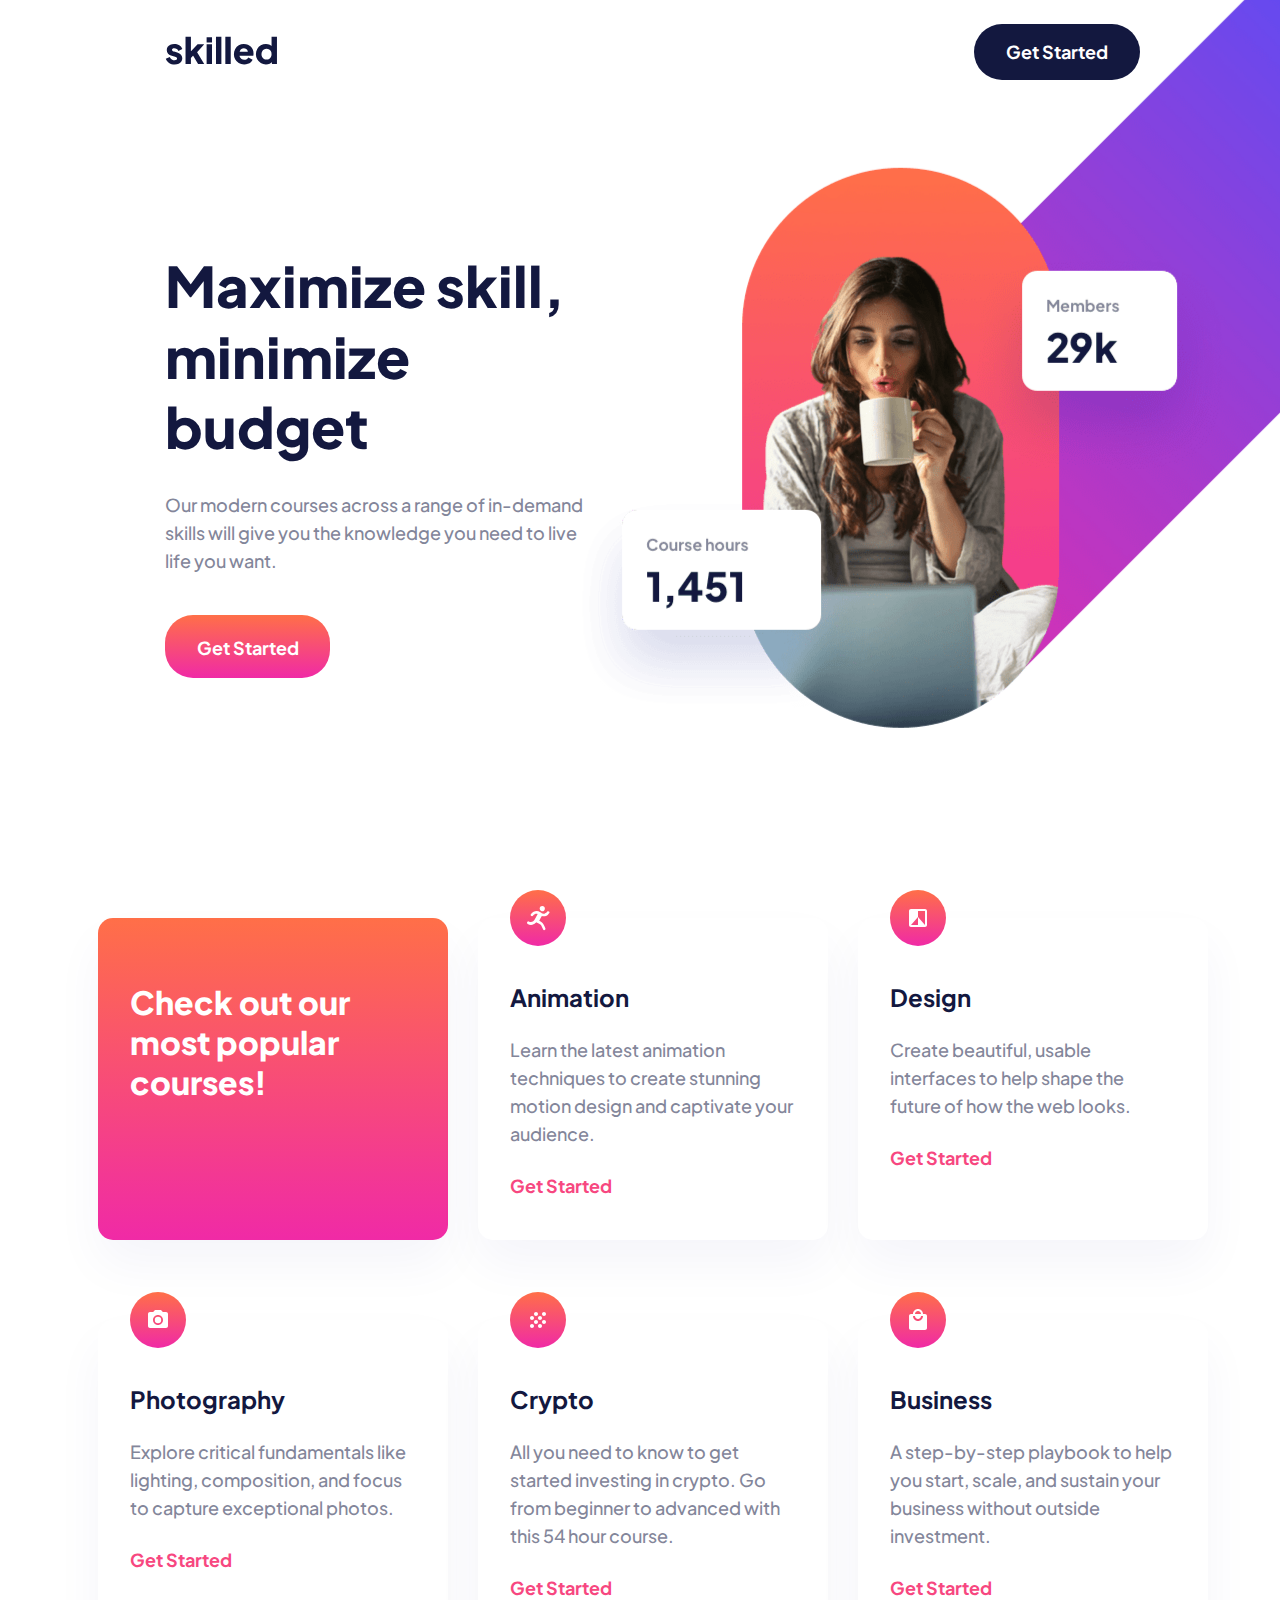
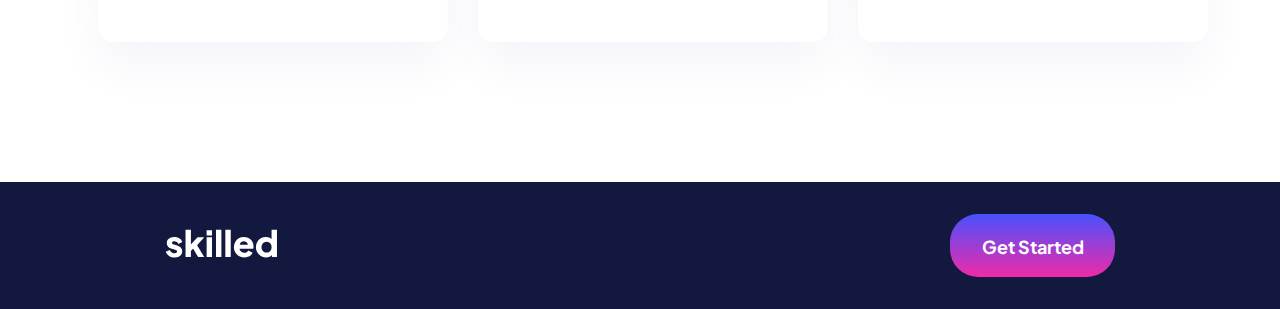
<file: index.html>
<!DOCTYPE html>
<html lang="en">
  <head>
    <meta charset="UTF-8" />
    <meta name="viewport" content="width=device-width, initial-scale=1.0" />
    <link rel="stylesheet" href="./style/style.css" />
    <link href="https://fonts.googleapis.com/css2?family=Plus+Jakarta+Sans:wght@500;700;800&display=swap" rel="stylesheet">
    <link rel="icon" type="image/png" sizes="32x32" href="./assets/favicon-32x32.png"/>
     <title>Skilled e-learning landing page</title>
  </head>
  <body>

    <header>
      <div class="container">
        <div class="text1">
          <a href="#"><img src="./assets/logo-dark.svg" /></a>
          <a href="#" class="button button-blue">Get Started</a>
        </div>
      </div>
    </header>

    <section class="main-header">
      <div class="container">
        <div class="text2">
          <h1>Maximize skill,<br>minimize budget</h1>
          <p class="paragraph">
            Our modern courses across a range of in-demand<br> skills will give you
            the knowledge you need to live<br> life you want.
          </p>
          <a href="#" class="button button-gradient">Get Started</a>
        </div>
        <div class="mobile-img"><img src="./assets/image-hero-mobile.png" alt="picture of girl"/></div>
      </div>
    </section>

    <section class="courses">
      <div class="container">
        <div class="info">
          <div class="description">
                 <h3>Check out our most popular courses!</h3>
          </div>

          <div class="description"> 
              <img src="./assets/icon-animation.svg" alt="animation">
              <h4>Animation</h4>
              <p class="paragraph">Learn the latest animation techniques to create stunning motion design and captivate your audience.</p>
              <a href="#" class="card-link">Get Started</a>
          </div>

          <div class="description">
              <img src="./assets/icon-design.svg" alt="design">
              <h4>Design</h4>
              <p class="paragraph">Create beautiful, usable interfaces to help shape the future of how the web looks.</p>
              <a href="#" class="card-link">Get Started</a>
          </div>

          <div class="description">
              <img src="./assets/icon-photography.svg" alt="Photography">
              <h4>Photography</h4>
              <p class="paragraph">Explore critical fundamentals like lighting, composition, and focus to capture exceptional photos.</p>
              <a href="#" class="card-link">Get Started</a>
          </div>

          <div class="description">
              <img src="./assets/icon-crypto.svg" alt="Crypto">
              <h4>Crypto</h4>
              <p class="paragraph">All you need to know to get started investing in crypto. Go from beginner to advanced with this 54 hour course.</p>
              <a href="#" class="card-link">Get Started</a>
          </div>

          <div class="description">
              <img src="./assets/icon-business.svg" alt="business">
              <h4>Business</h4>
              <p class="paragraph">A step-by-step playbook to help you start, scale, and sustain your business without outside investment.</p>
              <a href="#" class="card-link" >Get Started</a>
          </div>
        </div>
      </div>
    </section>

    <footer>
      <a href="#"><img src="./assets/logo-light.svg" alt="logo"></a>
      <a href="#" class="button button-purple">Get Started</a>
    </footer>

  </body>
</html>
</file>
<file: style/style.css>
:root {
  --Light-purple: #666ca3;
  --dark-blue: #13183f;
  --gray: #83869a;
  --pink: #f74780;
  --light-pink: #ffa7c3;
  --white: #ffffff;
  --gradient-pink: linear-gradient(180deg, #ff6f48 0%, #f02aa6 100%);
  --light-grd-pink: linear-gradient(
      0deg,
      rgba(255, 255, 255, 0.5),
      rgba(255, 255, 255, 0.5)
    ),
    linear-gradient(180deg, #ff6f48 0%, #f02aa6 100%);
  --gradient-purple: linear-gradient(180deg, #4851ff 0%, #f02aa6 100%);
  --light-grd-purple: linear-gradient(
      0deg,
      rgba(255, 255, 255, 0.5),
      rgba(255, 255, 255, 0.5)
    ),
    linear-gradient(180deg, #4851ff -54.32%, #f02aa6 100%);
}

*,
*::before,
*::after {
  margin: 0;
  padding: 0;
  box-sizing: border-box;
}

body {
  font-family: "Plus Jakarta Sans", sans-serif;
  overflow-x: hidden;
}
.container {
  width: 1440px;
  margin: 0 auto;
  padding: 0 300px 0 165px;
}
h1 {
  color: var(--dark-blue);
  font-size: 56px;
  font-weight: 800;
  line-height: 70.56px;
}
h3 {
  font-size: 32px;
  font-weight: 800;
  line-height: 40px;
  color: var(--white);
}
h4 {
  color: var(--dark-blue);
  font-size: 24px;
  font-weight: 800px;
  line-height: 30px;
}

.paragraph {
  color: var(--gray);
  font-size: 18px;
  font-weight: 500;
  line-height: 28px;
}
.button {
  font-weight: 700;
  line-height: 28px;
  font-size: 18px;
  padding: 19px 31px 16px 32px;
  color: rgb(255, 255, 255);
  text-decoration: none;
  text-align: center;
  display: inline-block;
  border-radius: 28px;
}

.button-blue {
  background-color: var(--dark-blue);
  padding: 14px 32px;
}
.button-blue:hover {
  background: var(--Light-purple);
}

.button-gradient {
  background: var(--gradient-pink);
}
.button-gradient:hover {
  background: var(--light-grd-purple);
}
.button-purple {
  background: var(--gradient-purple);
}
.button-purple:hover {
  background: var(--light-grd-purple);
}

body:after {
  content: url(../assets/image-hero-desktop.png);
  position: absolute;
  right: 0;
  top: 0;
  width: 791px;
  height: 731px;
  transform: translate(10%, -20%);
  z-index: -1;
}

header {
  padding: 24px 0 170px;
}
.text1 {
  display: flex;
  justify-content: space-between;
  align-items: center;
}

/* section 1 */
.main-header {
  margin-bottom: 240px;
}
.text2 {
  max-width: 457px;
}
.text2 .paragraph {
  margin: 29px 0 40px;
}
.mobile-img {
  display: none;
  max-width: 70%;
  min-width: 325px;
  margin-top: 45px;
  margin: 0 auto;
}

.mobile-img img {
  width: 100%;
}

/* section 2 */

.courses {
  margin-bottom: 140px;
}

.info {
  display: grid;
  justify-content: center;
  grid-template-columns: repeat(3, 350px);
  gap: 80px 30px;
}

.description {
  border-radius: 15px;
  background: var(--white);
  box-shadow: 0px 25px 50px rgba(6, 22, 141, 0.0442381);
  padding: 64px 32px 40px 32px;
  position: relative;
}

.description > img {
  position: absolute;
  top: 0;
  transform: translateY(-50%);
}

.description:first-child {
  background: var(--gradient-pink);
}

.card-link {
  color: var(--pink);
  font-weight: 700;
  font-size: 18px;
  line-height: 28px;
  text-decoration: none;
}

.description .paragraph {
  margin: 24px 0px;
}

/* footer */
footer {
  background: var(--dark-blue);
  display: flex;
  align-items: center;
  justify-content: space-between;
  padding: 32px 165px;
}

/* responsive design for mobile*/
@media screen and (max-width: 414px) {
  body {
    overflow-x: hidden;
  }
  .container {
    max-width: 414px;
    padding: 0 25px;
  }
  h1 {
    color: var(--dark-blue);
    font-size: 40px;
    line-height: 50.4px;
  }
  h3 {
    font-size: 24px;
    line-height: 32px;
  }
  h4 {
    font-size: 20px;
    line-height: 25.2px;
  }

  .paragraph {
    font-size: 16px;
    line-height: 26px;
  }
  .button {
    line-height: 26px;
    font-size: 16px;
    padding: 15px 37px;
  }
  body:after {
    display: none;
  }
  header {
    padding: 22px 16px;
  }
  .main-header {
    margin-bottom: 20px;
    margin-top: 38px;
  }
  .text2 {
    max-width: 343px;
  }
  .text2 .paragraph {
    margin: 26px 0 24px;
  }
  .mobile-img {
    display: block;
    max-width: 100%;
    margin-top: 70px;
  }
  .courses {
    margin-bottom: 80px;
  }

  .info {
    grid-template-columns: repeat(1, 343px);
    gap: 40px;
  }

  .description {
    border-radius: 10px;
    margin: 40px 0px;
  }
  .description:first-child {
    align-items: center;
    padding: 24px 29px 32px 28px;
  }
  footer {
    padding: 36px 16px;
  }
}
</file>
